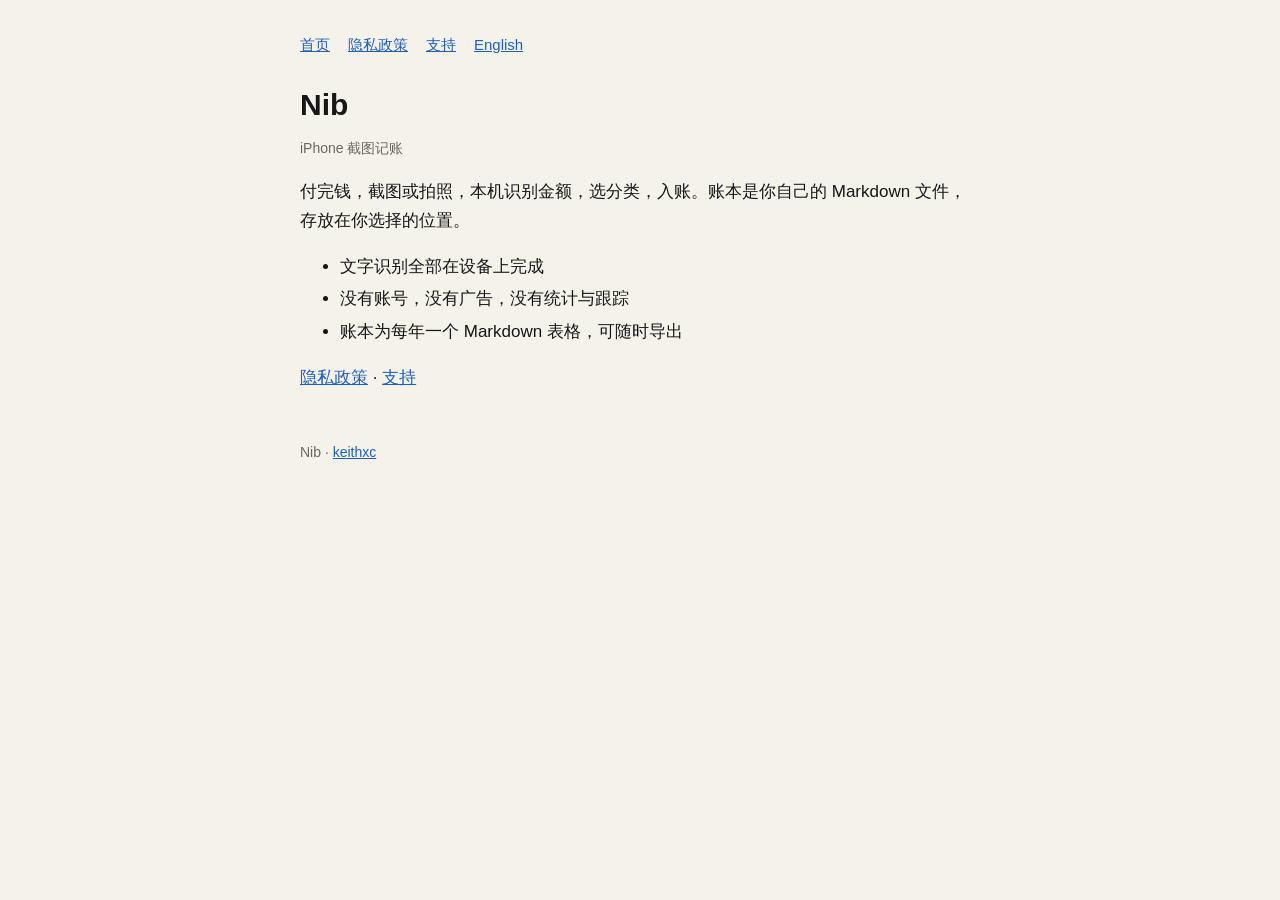
<file: index.html>
<!doctype html>
<html lang="zh-Hans">
<head>
<meta charset="utf-8">
<meta name="viewport" content="width=device-width,initial-scale=1">
<title>截图记账 · Nib</title>
<link rel="stylesheet" href="style.css">
</head>
<body><main>
<nav><a href="index.html">首页</a> <a href="privacy.html">隐私政策</a> <a href="support.html">支持</a> <a href="privacy-en.html" lang="en">English</a></nav>
<h1>Nib</h1>
<p class="muted">iPhone 截图记账</p>
<p>付完钱，截图或拍照，本机识别金额，选分类，入账。账本是你自己的 Markdown 文件，存放在你选择的位置。</p>
<ul><li>文字识别全部在设备上完成</li><li>没有账号，没有广告，没有统计与跟踪</li><li>账本为每年一个 Markdown 表格，可随时导出</li></ul>
<p><a href="privacy.html">隐私政策</a> · <a href="support.html">支持</a></p>
<footer>Nib · <a href="https://github.com/keithxc">keithxc</a></footer>
</main></body></html>
</file>
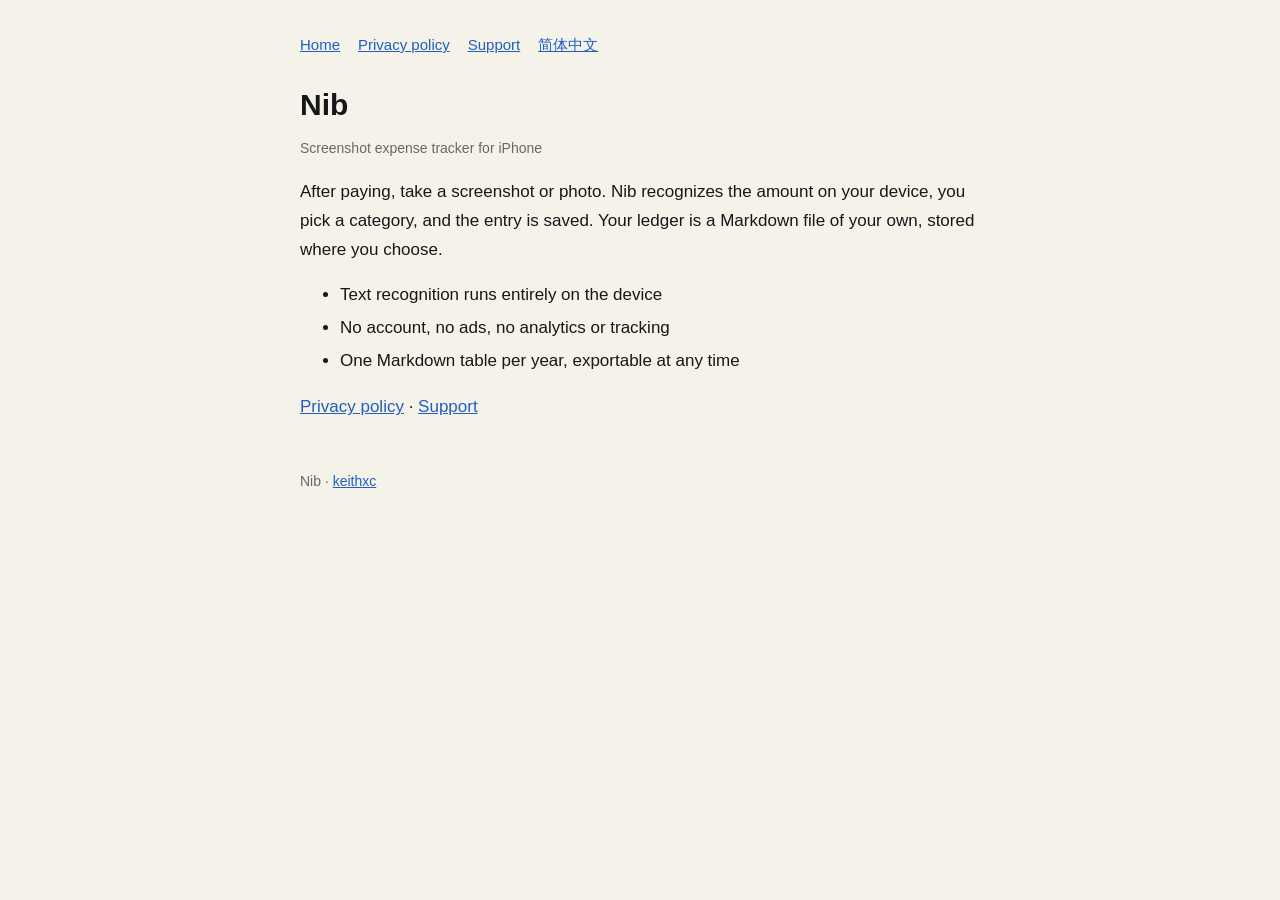
<file: index-en.html>
<!doctype html>
<html lang="en">
<head>
<meta charset="utf-8">
<meta name="viewport" content="width=device-width,initial-scale=1">
<title>Screenshot expense tracker · Nib</title>
<link rel="stylesheet" href="style.css">
</head>
<body><main>
<nav><a href="index-en.html">Home</a> <a href="privacy-en.html">Privacy policy</a> <a href="support-en.html">Support</a> <a href="privacy.html" lang="zh-Hans">简体中文</a></nav>
<h1>Nib</h1>
<p class="muted">Screenshot expense tracker for iPhone</p>
<p>After paying, take a screenshot or photo. Nib recognizes the amount on your device, you pick a category, and the entry is saved. Your ledger is a Markdown file of your own, stored where you choose.</p>
<ul><li>Text recognition runs entirely on the device</li><li>No account, no ads, no analytics or tracking</li><li>One Markdown table per year, exportable at any time</li></ul>
<p><a href="privacy-en.html">Privacy policy</a> · <a href="support-en.html">Support</a></p>
<footer>Nib · <a href="https://github.com/keithxc">keithxc</a></footer>
</main></body></html>
</file>
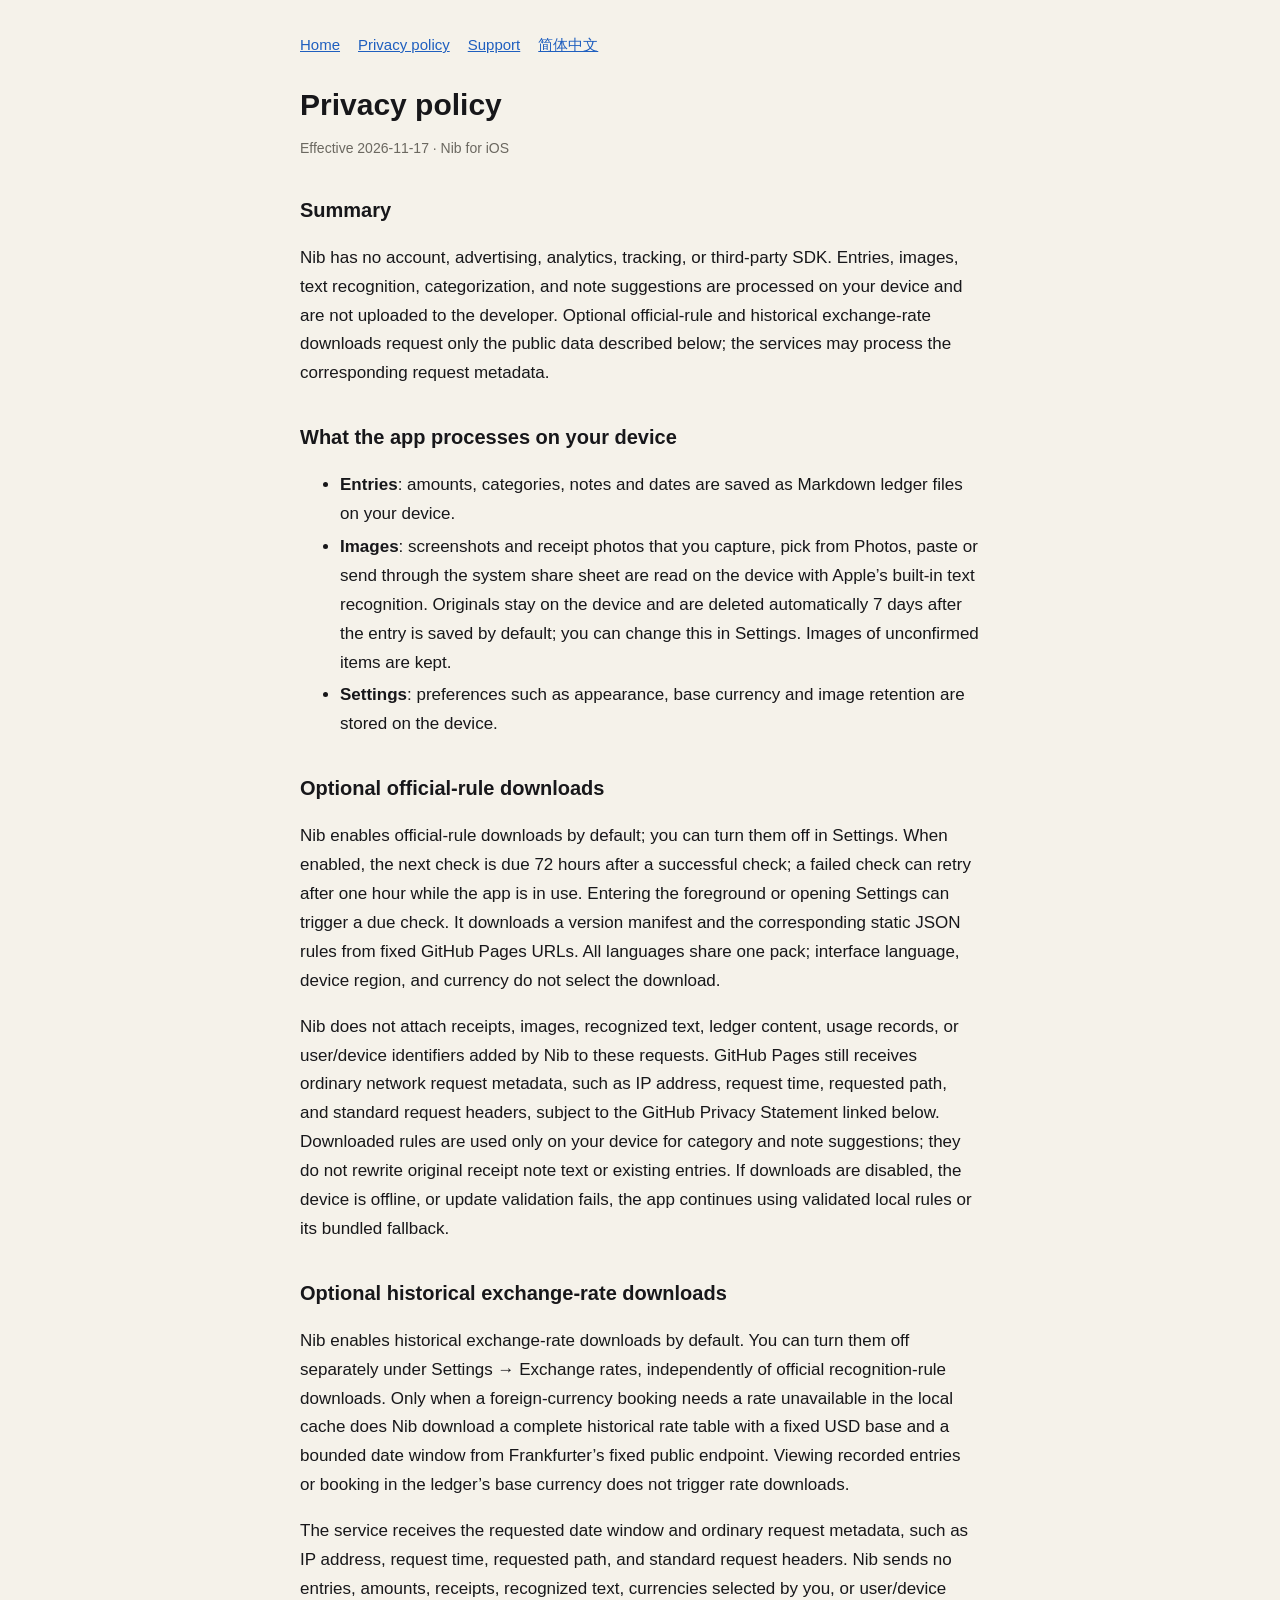
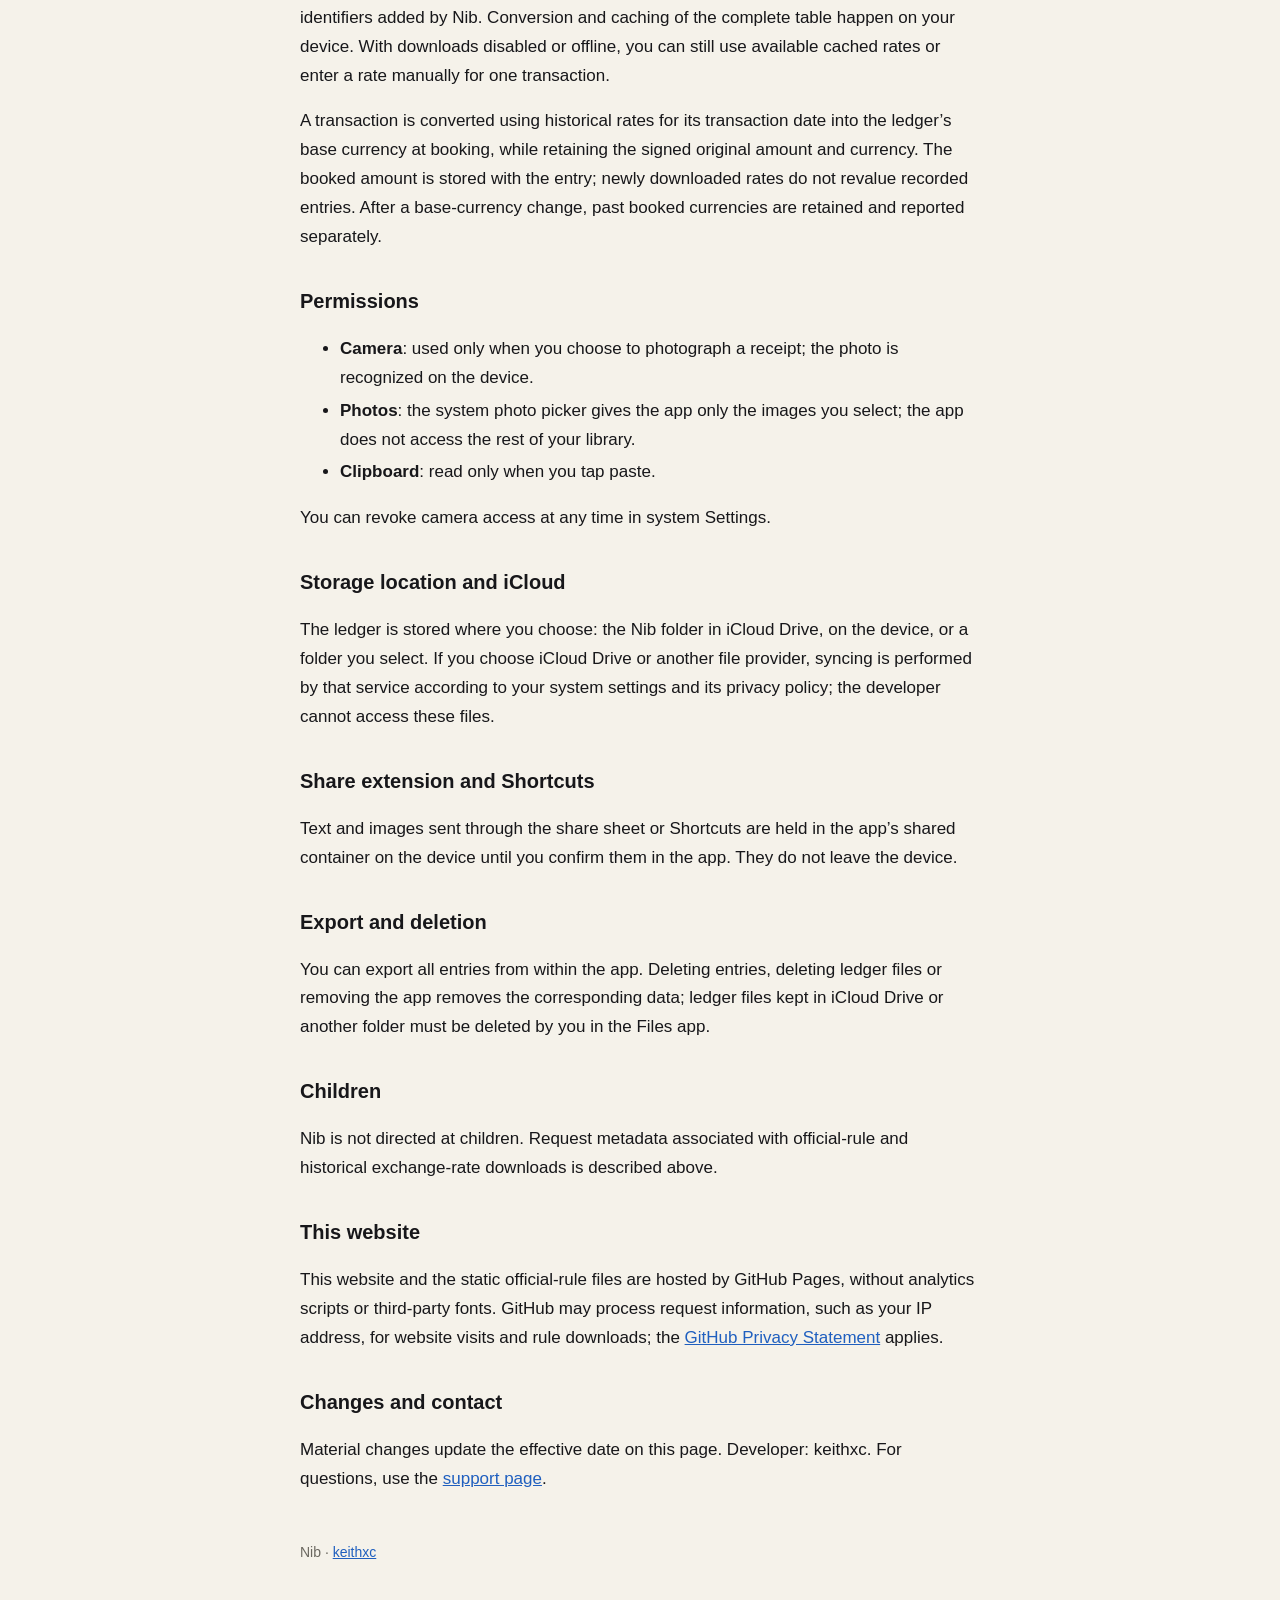
<file: privacy-en.html>
<!doctype html>
<html lang="en">
<head>
<meta charset="utf-8">
<meta name="viewport" content="width=device-width,initial-scale=1">
<title>Privacy policy · Nib</title>
<link rel="stylesheet" href="style.css">
</head>
<body><main>
<nav><a href="index-en.html">Home</a> <a href="privacy-en.html">Privacy policy</a> <a href="support-en.html">Support</a> <a href="privacy.html" lang="zh-Hans">简体中文</a></nav>
<h1>Privacy policy</h1>
<p class="muted">Effective <time datetime="2026-11-17">2026-11-17</time> · Nib for iOS</p>
<h2>Summary</h2>
<p>Nib has no account, advertising, analytics, tracking, or third-party SDK. Entries, images, text recognition, categorization, and note suggestions are processed on your device and are not uploaded to the developer. Optional official-rule and historical exchange-rate downloads request only the public data described below; the services may process the corresponding request metadata.</p>
<h2>What the app processes on your device</h2>
<ul>
<li><strong>Entries</strong>: amounts, categories, notes and dates are saved as Markdown ledger files on your device.</li>
<li><strong>Images</strong>: screenshots and receipt photos that you capture, pick from Photos, paste or send through the system share sheet are read on the device with Apple’s built-in text recognition. Originals stay on the device and are deleted automatically 7 days after the entry is saved by default; you can change this in Settings. Images of unconfirmed items are kept.</li>
<li><strong>Settings</strong>: preferences such as appearance, base currency and image retention are stored on the device.</li>
</ul>
<h2>Optional official-rule downloads</h2>
<p>Nib enables official-rule downloads by default; you can turn them off in Settings. When enabled, the next check is due 72 hours after a successful check; a failed check can retry after one hour while the app is in use. Entering the foreground or opening Settings can trigger a due check. It downloads a version manifest and the corresponding static JSON rules from fixed GitHub Pages URLs. All languages share one pack; interface language, device region, and currency do not select the download.</p>
<p>Nib does not attach receipts, images, recognized text, ledger content, usage records, or user/device identifiers added by Nib to these requests. GitHub Pages still receives ordinary network request metadata, such as IP address, request time, requested path, and standard request headers, subject to the GitHub Privacy Statement linked below. Downloaded rules are used only on your device for category and note suggestions; they do not rewrite original receipt note text or existing entries. If downloads are disabled, the device is offline, or update validation fails, the app continues using validated local rules or its bundled fallback.</p>
<h2>Optional historical exchange-rate downloads</h2>
<p>Nib enables historical exchange-rate downloads by default. You can turn them off separately under Settings → Exchange rates, independently of official recognition-rule downloads. Only when a foreign-currency booking needs a rate unavailable in the local cache does Nib download a complete historical rate table with a fixed USD base and a bounded date window from Frankfurter’s fixed public endpoint. Viewing recorded entries or booking in the ledger’s base currency does not trigger rate downloads.</p>
<p>The service receives the requested date window and ordinary request metadata, such as IP address, request time, requested path, and standard request headers. Nib sends no entries, amounts, receipts, recognized text, currencies selected by you, or user/device identifiers added by Nib. Conversion and caching of the complete table happen on your device. With downloads disabled or offline, you can still use available cached rates or enter a rate manually for one transaction.</p>
<p>A transaction is converted using historical rates for its transaction date into the ledger’s base currency at booking, while retaining the signed original amount and currency. The booked amount is stored with the entry; newly downloaded rates do not revalue recorded entries. After a base-currency change, past booked currencies are retained and reported separately.</p>
<h2>Permissions</h2>
<ul>
<li><strong>Camera</strong>: used only when you choose to photograph a receipt; the photo is recognized on the device.</li>
<li><strong>Photos</strong>: the system photo picker gives the app only the images you select; the app does not access the rest of your library.</li>
<li><strong>Clipboard</strong>: read only when you tap paste.</li>
</ul>
<p>You can revoke camera access at any time in system Settings.</p>
<h2>Storage location and iCloud</h2>
<p>The ledger is stored where you choose: the Nib folder in iCloud Drive, on the device, or a folder you select. If you choose iCloud Drive or another file provider, syncing is performed by that service according to your system settings and its privacy policy; the developer cannot access these files.</p>
<h2>Share extension and Shortcuts</h2>
<p>Text and images sent through the share sheet or Shortcuts are held in the app’s shared container on the device until you confirm them in the app. They do not leave the device.</p>
<h2>Export and deletion</h2>
<p>You can export all entries from within the app. Deleting entries, deleting ledger files or removing the app removes the corresponding data; ledger files kept in iCloud Drive or another folder must be deleted by you in the Files app.</p>
<h2>Children</h2>
<p>Nib is not directed at children. Request metadata associated with official-rule and historical exchange-rate downloads is described above.</p>
<h2>This website</h2>
<p>This website and the static official-rule files are hosted by GitHub Pages, without analytics scripts or third-party fonts. GitHub may process request information, such as your IP address, for website visits and rule downloads; the <a href="https://docs.github.com/en/site-policy/privacy-policies/github-general-privacy-statement">GitHub Privacy Statement</a> applies.</p>
<h2>Changes and contact</h2>
<p>Material changes update the effective date on this page. Developer: keithxc. For questions, use the <a href="support-en.html">support page</a>.</p>
<footer>Nib · <a href="https://github.com/keithxc">keithxc</a></footer>
</main></body></html>
</file>
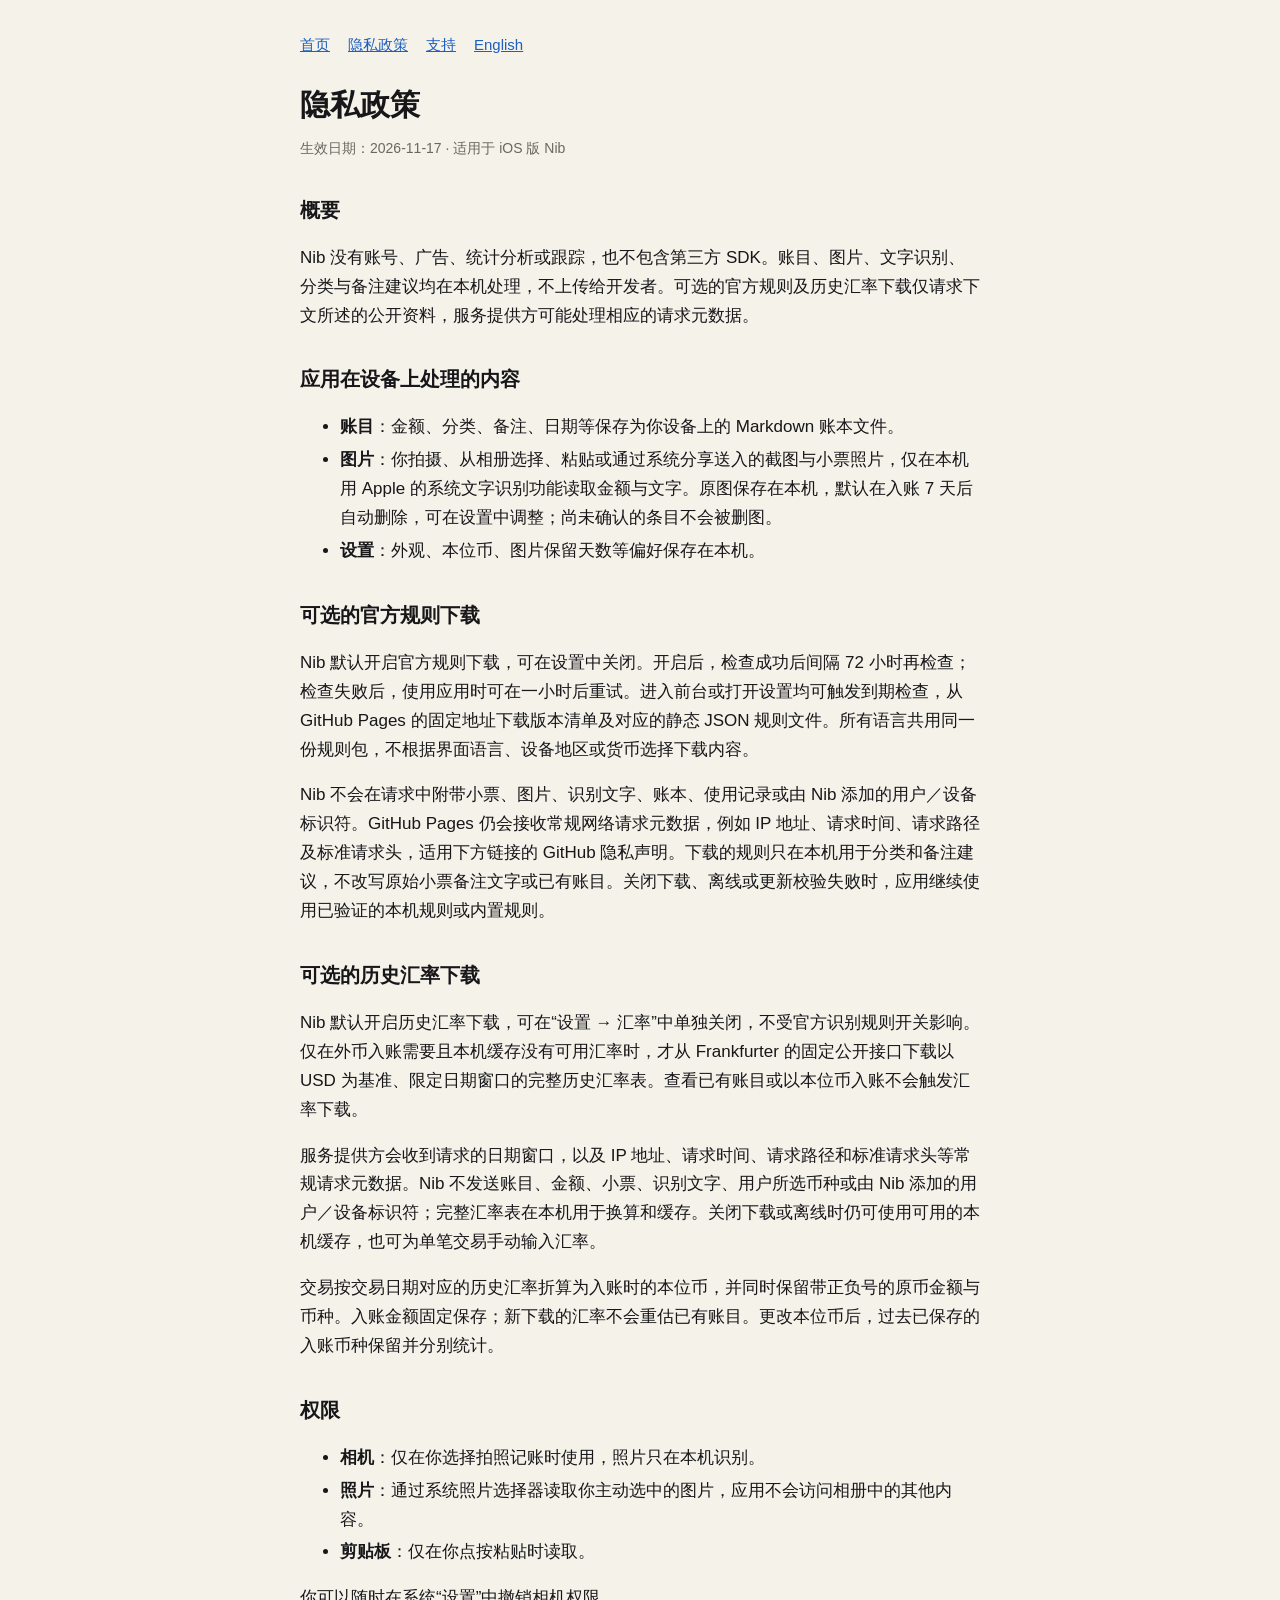
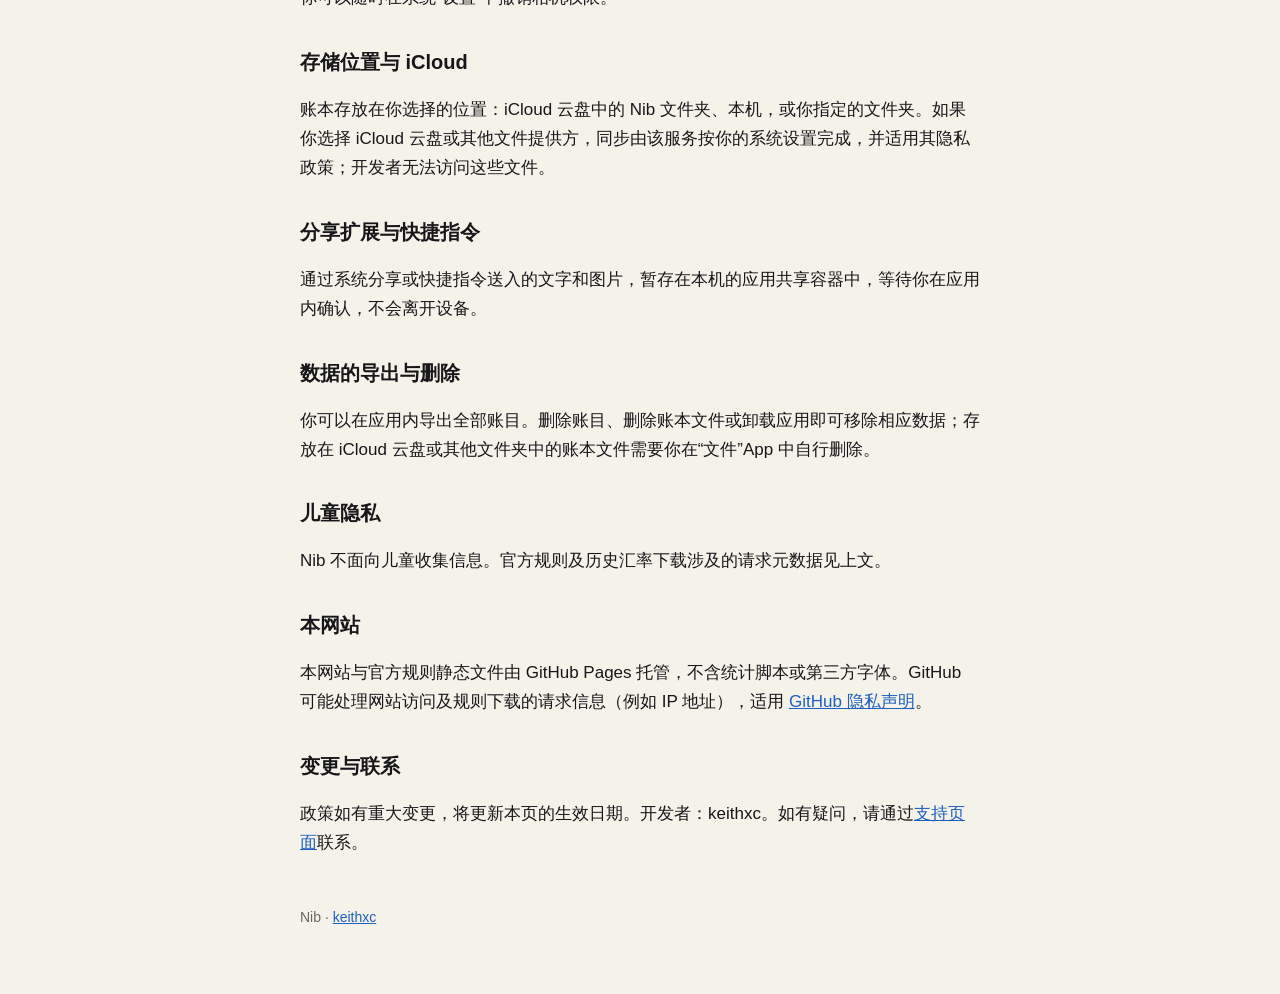
<file: privacy.html>
<!doctype html>
<html lang="zh-Hans">
<head>
<meta charset="utf-8">
<meta name="viewport" content="width=device-width,initial-scale=1">
<title>隐私政策 · Nib</title>
<link rel="stylesheet" href="style.css">
</head>
<body><main>
<nav><a href="index.html">首页</a> <a href="privacy.html">隐私政策</a> <a href="support.html">支持</a> <a href="privacy-en.html" lang="en">English</a></nav>
<h1>隐私政策</h1>
<p class="muted">生效日期：<time datetime="2026-11-17">2026-11-17</time> · 适用于 iOS 版 Nib</p>
<h2>概要</h2>
<p>Nib 没有账号、广告、统计分析或跟踪，也不包含第三方 SDK。账目、图片、文字识别、分类与备注建议均在本机处理，不上传给开发者。可选的官方规则及历史汇率下载仅请求下文所述的公开资料，服务提供方可能处理相应的请求元数据。</p>
<h2>应用在设备上处理的内容</h2>
<ul>
<li><strong>账目</strong>：金额、分类、备注、日期等保存为你设备上的 Markdown 账本文件。</li>
<li><strong>图片</strong>：你拍摄、从相册选择、粘贴或通过系统分享送入的截图与小票照片，仅在本机用 Apple 的系统文字识别功能读取金额与文字。原图保存在本机，默认在入账 7 天后自动删除，可在设置中调整；尚未确认的条目不会被删图。</li>
<li><strong>设置</strong>：外观、本位币、图片保留天数等偏好保存在本机。</li>
</ul>
<h2>可选的官方规则下载</h2>
<p>Nib 默认开启官方规则下载，可在设置中关闭。开启后，检查成功后间隔 72 小时再检查；检查失败后，使用应用时可在一小时后重试。进入前台或打开设置均可触发到期检查，从 GitHub Pages 的固定地址下载版本清单及对应的静态 JSON 规则文件。所有语言共用同一份规则包，不根据界面语言、设备地区或货币选择下载内容。</p>
<p>Nib 不会在请求中附带小票、图片、识别文字、账本、使用记录或由 Nib 添加的用户／设备标识符。GitHub Pages 仍会接收常规网络请求元数据，例如 IP 地址、请求时间、请求路径及标准请求头，适用下方链接的 GitHub 隐私声明。下载的规则只在本机用于分类和备注建议，不改写原始小票备注文字或已有账目。关闭下载、离线或更新校验失败时，应用继续使用已验证的本机规则或内置规则。</p>
<h2>可选的历史汇率下载</h2>
<p>Nib 默认开启历史汇率下载，可在“设置 → 汇率”中单独关闭，不受官方识别规则开关影响。仅在外币入账需要且本机缓存没有可用汇率时，才从 Frankfurter 的固定公开接口下载以 USD 为基准、限定日期窗口的完整历史汇率表。查看已有账目或以本位币入账不会触发汇率下载。</p>
<p>服务提供方会收到请求的日期窗口，以及 IP 地址、请求时间、请求路径和标准请求头等常规请求元数据。Nib 不发送账目、金额、小票、识别文字、用户所选币种或由 Nib 添加的用户／设备标识符；完整汇率表在本机用于换算和缓存。关闭下载或离线时仍可使用可用的本机缓存，也可为单笔交易手动输入汇率。</p>
<p>交易按交易日期对应的历史汇率折算为入账时的本位币，并同时保留带正负号的原币金额与币种。入账金额固定保存；新下载的汇率不会重估已有账目。更改本位币后，过去已保存的入账币种保留并分别统计。</p>
<h2>权限</h2>
<ul>
<li><strong>相机</strong>：仅在你选择拍照记账时使用，照片只在本机识别。</li>
<li><strong>照片</strong>：通过系统照片选择器读取你主动选中的图片，应用不会访问相册中的其他内容。</li>
<li><strong>剪贴板</strong>：仅在你点按粘贴时读取。</li>
</ul>
<p>你可以随时在系统“设置”中撤销相机权限。</p>
<h2>存储位置与 iCloud</h2>
<p>账本存放在你选择的位置：iCloud 云盘中的 Nib 文件夹、本机，或你指定的文件夹。如果你选择 iCloud 云盘或其他文件提供方，同步由该服务按你的系统设置完成，并适用其隐私政策；开发者无法访问这些文件。</p>
<h2>分享扩展与快捷指令</h2>
<p>通过系统分享或快捷指令送入的文字和图片，暂存在本机的应用共享容器中，等待你在应用内确认，不会离开设备。</p>
<h2>数据的导出与删除</h2>
<p>你可以在应用内导出全部账目。删除账目、删除账本文件或卸载应用即可移除相应数据；存放在 iCloud 云盘或其他文件夹中的账本文件需要你在“文件”App 中自行删除。</p>
<h2>儿童隐私</h2>
<p>Nib 不面向儿童收集信息。官方规则及历史汇率下载涉及的请求元数据见上文。</p>
<h2>本网站</h2>
<p>本网站与官方规则静态文件由 GitHub Pages 托管，不含统计脚本或第三方字体。GitHub 可能处理网站访问及规则下载的请求信息（例如 IP 地址），适用 <a href="https://docs.github.com/zh/site-policy/privacy-policies/github-general-privacy-statement">GitHub 隐私声明</a>。</p>
<h2>变更与联系</h2>
<p>政策如有重大变更，将更新本页的生效日期。开发者：keithxc。如有疑问，请通过<a href="support.html">支持页面</a>联系。</p>
<footer>Nib · <a href="https://github.com/keithxc">keithxc</a></footer>
</main></body></html>
</file>
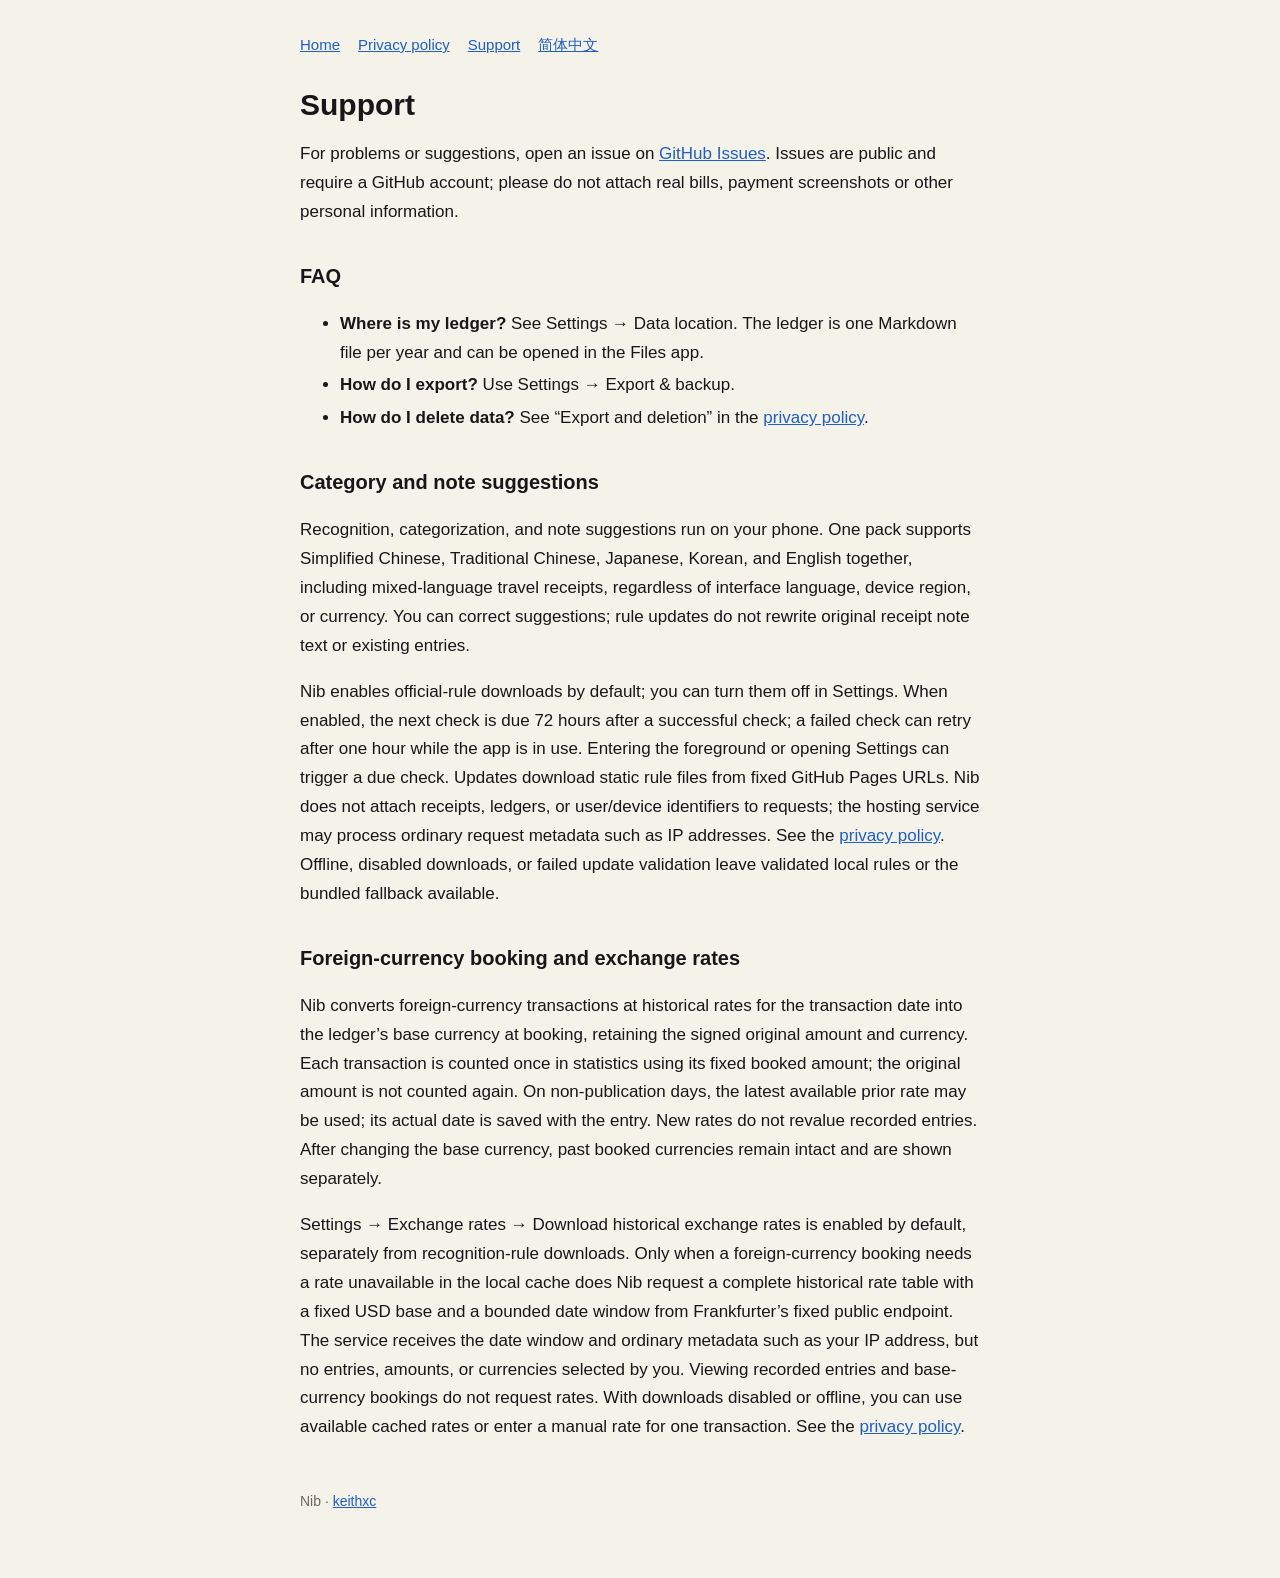
<file: support-en.html>
<!doctype html>
<html lang="en">
<head>
<meta charset="utf-8">
<meta name="viewport" content="width=device-width,initial-scale=1">
<title>Support · Nib</title>
<link rel="stylesheet" href="style.css">
</head>
<body><main>
<nav><a href="index-en.html">Home</a> <a href="privacy-en.html">Privacy policy</a> <a href="support-en.html">Support</a> <a href="privacy.html" lang="zh-Hans">简体中文</a></nav>
<h1>Support</h1>
<p>For problems or suggestions, open an issue on <a href="https://github.com/keithxc/nib-site/issues/new">GitHub Issues</a>. Issues are public and require a GitHub account; please do not attach real bills, payment screenshots or other personal information.</p>
<h2>FAQ</h2>
<ul><li><strong>Where is my ledger?</strong> See Settings → Data location. The ledger is one Markdown file per year and can be opened in the Files app.</li><li><strong>How do I export?</strong> Use Settings → Export &amp; backup.</li><li><strong>How do I delete data?</strong> See “Export and deletion” in the <a href="privacy-en.html">privacy policy</a>.</li></ul>
<h2>Category and note suggestions</h2>
<p>Recognition, categorization, and note suggestions run on your phone. One pack supports Simplified Chinese, Traditional Chinese, Japanese, Korean, and English together, including mixed-language travel receipts, regardless of interface language, device region, or currency. You can correct suggestions; rule updates do not rewrite original receipt note text or existing entries.</p>
<p>Nib enables official-rule downloads by default; you can turn them off in Settings. When enabled, the next check is due 72 hours after a successful check; a failed check can retry after one hour while the app is in use. Entering the foreground or opening Settings can trigger a due check. Updates download static rule files from fixed GitHub Pages URLs. Nib does not attach receipts, ledgers, or user/device identifiers to requests; the hosting service may process ordinary request metadata such as IP addresses. See the <a href="privacy-en.html">privacy policy</a>. Offline, disabled downloads, or failed update validation leave validated local rules or the bundled fallback available.</p>
<h2>Foreign-currency booking and exchange rates</h2>
<p>Nib converts foreign-currency transactions at historical rates for the transaction date into the ledger’s base currency at booking, retaining the signed original amount and currency. Each transaction is counted once in statistics using its fixed booked amount; the original amount is not counted again. On non-publication days, the latest available prior rate may be used; its actual date is saved with the entry. New rates do not revalue recorded entries. After changing the base currency, past booked currencies remain intact and are shown separately.</p>
<p>Settings → Exchange rates → Download historical exchange rates is enabled by default, separately from recognition-rule downloads. Only when a foreign-currency booking needs a rate unavailable in the local cache does Nib request a complete historical rate table with a fixed USD base and a bounded date window from Frankfurter’s fixed public endpoint. The service receives the date window and ordinary metadata such as your IP address, but no entries, amounts, or currencies selected by you. Viewing recorded entries and base-currency bookings do not request rates. With downloads disabled or offline, you can use available cached rates or enter a manual rate for one transaction. See the <a href="privacy-en.html">privacy policy</a>.</p>
<footer>Nib · <a href="https://github.com/keithxc">keithxc</a></footer>
</main></body></html>
</file>
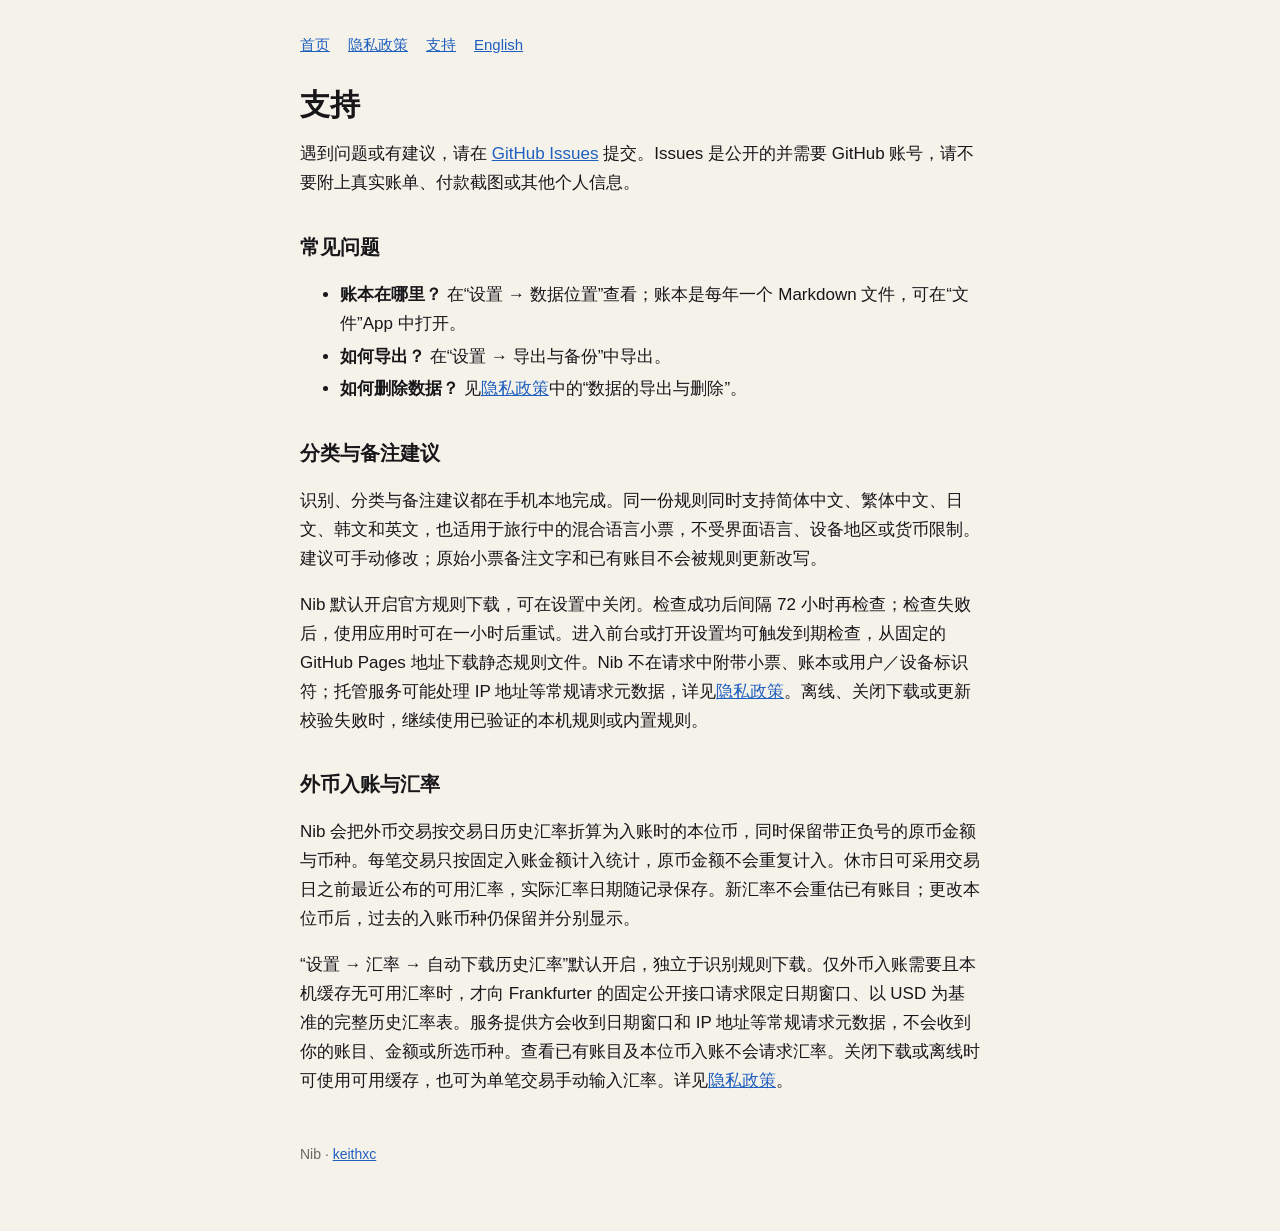
<file: support.html>
<!doctype html>
<html lang="zh-Hans">
<head>
<meta charset="utf-8">
<meta name="viewport" content="width=device-width,initial-scale=1">
<title>支持 · Nib</title>
<link rel="stylesheet" href="style.css">
</head>
<body><main>
<nav><a href="index.html">首页</a> <a href="privacy.html">隐私政策</a> <a href="support.html">支持</a> <a href="privacy-en.html" lang="en">English</a></nav>
<h1>支持</h1>
<p>遇到问题或有建议，请在 <a href="https://github.com/keithxc/nib-site/issues/new">GitHub Issues</a> 提交。Issues 是公开的并需要 GitHub 账号，请不要附上真实账单、付款截图或其他个人信息。</p>
<h2>常见问题</h2>
<ul><li><strong>账本在哪里？</strong> 在“设置 → 数据位置”查看；账本是每年一个 Markdown 文件，可在“文件”App 中打开。</li><li><strong>如何导出？</strong> 在“设置 → 导出与备份”中导出。</li><li><strong>如何删除数据？</strong> 见<a href="privacy.html">隐私政策</a>中的“数据的导出与删除”。</li></ul>
<h2>分类与备注建议</h2>
<p>识别、分类与备注建议都在手机本地完成。同一份规则同时支持简体中文、繁体中文、日文、韩文和英文，也适用于旅行中的混合语言小票，不受界面语言、设备地区或货币限制。建议可手动修改；原始小票备注文字和已有账目不会被规则更新改写。</p>
<p>Nib 默认开启官方规则下载，可在设置中关闭。检查成功后间隔 72 小时再检查；检查失败后，使用应用时可在一小时后重试。进入前台或打开设置均可触发到期检查，从固定的 GitHub Pages 地址下载静态规则文件。Nib 不在请求中附带小票、账本或用户／设备标识符；托管服务可能处理 IP 地址等常规请求元数据，详见<a href="privacy.html">隐私政策</a>。离线、关闭下载或更新校验失败时，继续使用已验证的本机规则或内置规则。</p>
<h2>外币入账与汇率</h2>
<p>Nib 会把外币交易按交易日历史汇率折算为入账时的本位币，同时保留带正负号的原币金额与币种。每笔交易只按固定入账金额计入统计，原币金额不会重复计入。休市日可采用交易日之前最近公布的可用汇率，实际汇率日期随记录保存。新汇率不会重估已有账目；更改本位币后，过去的入账币种仍保留并分别显示。</p>
<p>“设置 → 汇率 → 自动下载历史汇率”默认开启，独立于识别规则下载。仅外币入账需要且本机缓存无可用汇率时，才向 Frankfurter 的固定公开接口请求限定日期窗口、以 USD 为基准的完整历史汇率表。服务提供方会收到日期窗口和 IP 地址等常规请求元数据，不会收到你的账目、金额或所选币种。查看已有账目及本位币入账不会请求汇率。关闭下载或离线时可使用可用缓存，也可为单笔交易手动输入汇率。详见<a href="privacy.html">隐私政策</a>。</p>
<footer>Nib · <a href="https://github.com/keithxc">keithxc</a></footer>
</main></body></html>
</file>
<file: style.css>
:root{color-scheme:light dark;--bg:#f5f2ea;--fg:#17171a;--muted:#6b6860;--link:#1f5fbf}
@media(prefers-color-scheme:dark){:root{--bg:#17171a;--fg:#f5f2ea;--muted:#a09c92;--link:#8ab4ff}}
body{margin:0;background:var(--bg);color:var(--fg);font:17px/1.7 -apple-system,BlinkMacSystemFont,"PingFang SC","Helvetica Neue",sans-serif}
main{max-width:680px;margin:0 auto;padding:32px 20px 64px}
nav{display:flex;flex-wrap:wrap;gap:6px 18px;margin-bottom:8px;font-size:15px}
h1{font-size:30px;line-height:1.25;margin:28px 0 4px}
h2{font-size:20px;margin:32px 0 6px}
a{color:var(--link)}
.muted,footer{color:var(--muted);font-size:14px}
footer{margin-top:48px}
li{margin:4px 0}
</file>
